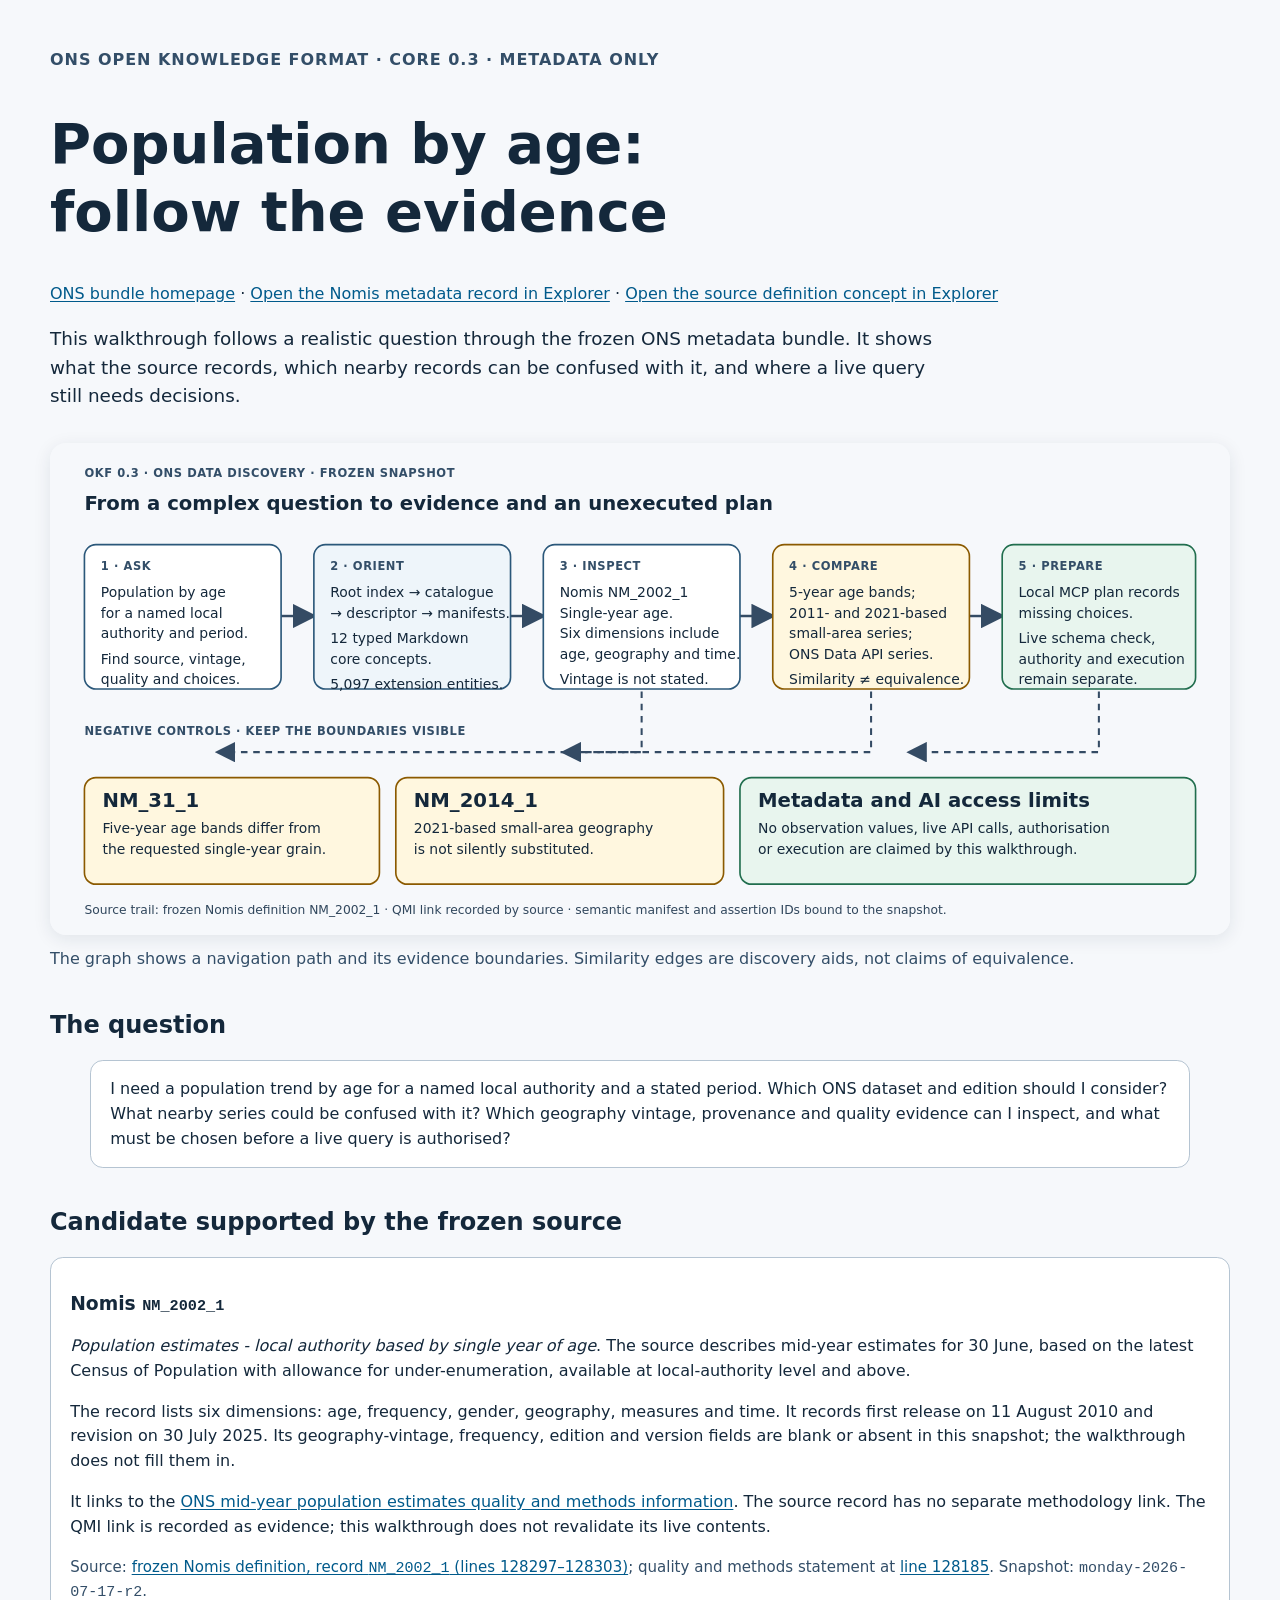
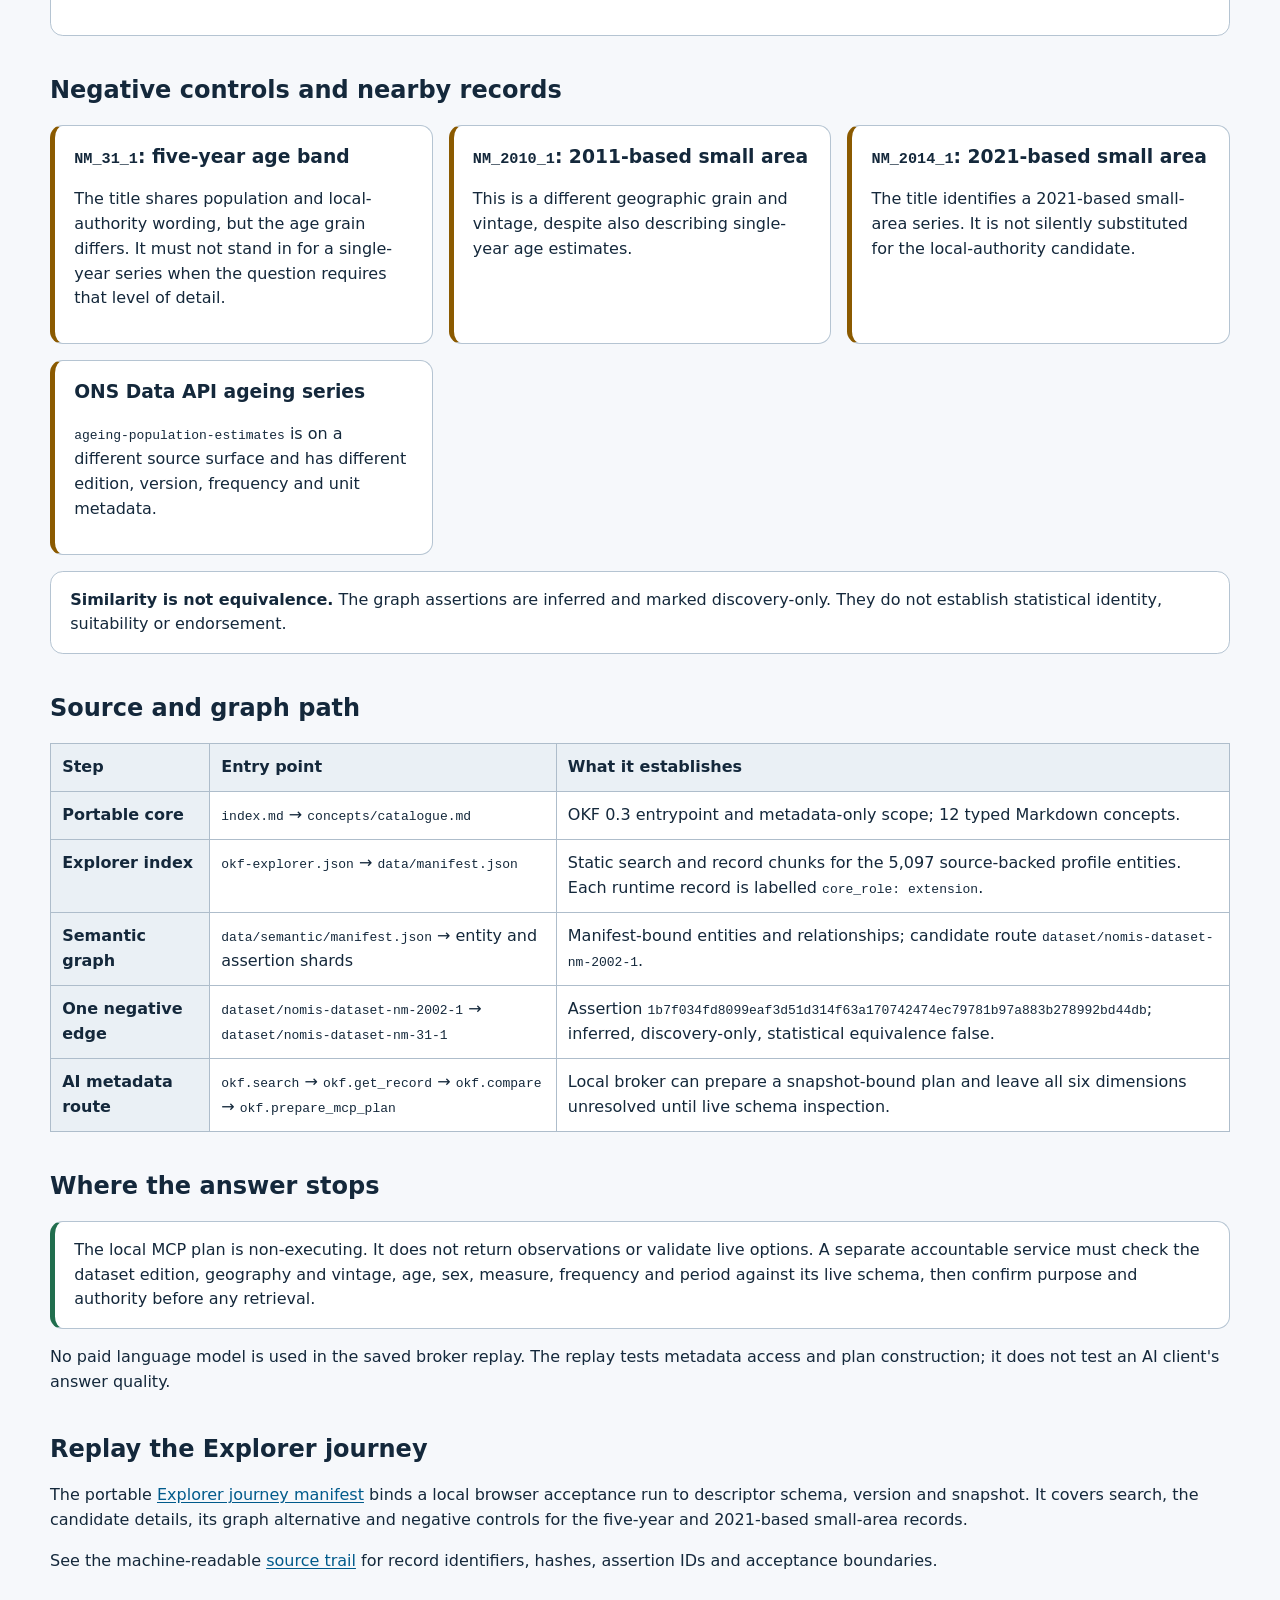
<file: docs/ons-population-by-age-walkthrough.html>
<!doctype html>
<html lang="en-GB">
<head>
  <link rel="icon" href="data:,">
  <meta charset="utf-8">
  <meta name="viewport" content="width=device-width, initial-scale=1">
  <meta name="description" content="A source-linked, metadata-only walkthrough of a complex population-by-age discovery question through the ONS OKF 0.3 bundle.">
  <title>Population by age: OKF 0.3 walkthrough</title>
  <style>
    :root { color-scheme: light; font-family: system-ui, sans-serif; color: #14283b; background: #f6f8fb; }
    body { margin: 0; line-height: 1.55; }
    main { max-width: 1180px; margin: 0 auto; padding: 2rem clamp(1rem, 4vw, 3rem) 4rem; }
    h1, h2, h3 { line-height: 1.2; }
    h1 { max-width: 18ch; font-size: clamp(2rem, 5vw, 3.5rem); }
    h2 { margin-top: 2.5rem; }
    a { color: #005a8b; text-underline-offset: .15em; }
    a:focus-visible { outline: 3px solid #ffbf47; outline-offset: 3px; }
    .eyebrow { color: #334e68; font-weight: 700; letter-spacing: .06em; text-transform: uppercase; }
    .lede { max-width: 76ch; font-size: 1.15rem; }
    figure { margin: 2rem 0; }
    figure img { display: block; width: 100%; height: auto; border-radius: 1rem; box-shadow: 0 4px 18px #14283b18; }
    figcaption { margin-top: .75rem; color: #334e68; }
    .grid { display: grid; grid-template-columns: repeat(auto-fit, minmax(min(100%, 320px), 1fr)); gap: 1rem; }
    article, .note { background: #fff; border: 1px solid #b5c4d2; border-radius: .8rem; padding: 1rem 1.2rem; }
    article h3 { margin-top: .25rem; }
    .boundary { border-left: .35rem solid #8b5a00; }
    .safe { border-left: .35rem solid #216e4e; }
    code { overflow-wrap: anywhere; }
    table { width: 100%; border-collapse: collapse; background: #fff; }
    th, td { text-align: left; vertical-align: top; padding: .7rem; border: 1px solid #aebdcb; }
    th { background: #eaf0f5; }
    .small { color: #334e68; font-size: .94rem; }
    @media (max-width: 620px) { main { padding-top: 1rem; } th, td { padding: .45rem; } }
  </style>
</head>
<body>
<main>
  <p class="eyebrow">ONS Open Knowledge Format · core 0.3 · metadata only</p>
  <h1>Population by age: follow the evidence</h1>
  <p><a href="index.html">ONS bundle homepage</a> · <a href="https://chris-page-gov.github.io/okf-explorer/explore/?bundle=https%3A%2F%2Fchris-page-gov.github.io%2Fokf-ons%2Fokf-explorer.json&amp;q=NM_2002_1#dataset/nomis-dataset-nm-2002-1">Open the Nomis metadata record in Explorer</a> · <a href="https://chris-page-gov.github.io/okf-explorer/explore/?bundle=https%3A%2F%2Fchris-page-gov.github.io%2Fokf-ons%2Fokf-core-explorer.json#concepts/sources/nomis-dataset-definitions.md">Open the source definition concept in Explorer</a></p>
  <p class="lede">This walkthrough follows a realistic question through the frozen ONS metadata bundle. It shows what the source records, which nearby records can be confused with it, and where a live query still needs decisions.</p>

  <figure>
    <img src="ons-population-by-age-walkthrough.svg" alt="Five-step path from question, through OKF core and metadata graph, to candidate comparison and a non-executing plan; below it, negative controls separate five-year age bands, small-area geography, and metadata from live execution." width="1440" height="600">
    <figcaption>The graph shows a navigation path and its evidence boundaries. Similarity edges are discovery aids, not claims of equivalence.</figcaption>
  </figure>

  <section aria-labelledby="question">
    <h2 id="question">The question</h2>
    <blockquote class="note">I need a population trend by age for a named local authority and a stated period. Which ONS dataset and edition should I consider? What nearby series could be confused with it? Which geography vintage, provenance and quality evidence can I inspect, and what must be chosen before a live query is authorised?</blockquote>
  </section>

  <section aria-labelledby="candidate">
    <h2 id="candidate">Candidate supported by the frozen source</h2>
    <div class="note">
      <h3>Nomis <code>NM_2002_1</code></h3>
      <p><em>Population estimates - local authority based by single year of age</em>. The source describes mid-year estimates for 30 June, based on the latest Census of Population with allowance for under-enumeration, available at local-authority level and above.</p>
      <p>The record lists six dimensions: age, frequency, gender, geography, measures and time. It records first release on 11 August 2010 and revision on 30 July 2025. Its geography-vintage, frequency, edition and version fields are blank or absent in this snapshot; the walkthrough does not fill them in.</p>
      <p>It links to the <a href="https://www.ons.gov.uk/peoplepopulationandcommunity/populationandmigration/populationestimates/methodologies/midyearpopulationestimatesqmi">ONS mid-year population estimates quality and methods information</a>. The source record has no separate methodology link. The QMI link is recorded as evidence; this walkthrough does not revalidate its live contents.</p>
      <p class="small">Source: <a href="https://github.com/chris-page-gov/okf-ons/blob/16a70b6e2dd62a10e7dc891385a7a8235c72fdb1/source/demo-snapshot/nomis-dataset-definitions.json#L128297">frozen Nomis definition, record <code>NM_2002_1</code> (lines 128297–128303)</a>; quality and methods statement at <a href="https://github.com/chris-page-gov/okf-ons/blob/16a70b6e2dd62a10e7dc891385a7a8235c72fdb1/source/demo-snapshot/nomis-dataset-definitions.json#L128185">line 128185</a>. Snapshot: <code>monday-2026-07-17-r2</code>.</p>
    </div>
  </section>

  <section aria-labelledby="controls">
    <h2 id="controls">Negative controls and nearby records</h2>
    <div class="grid">
      <article class="boundary">
        <h3><code>NM_31_1</code>: five-year age band</h3>
        <p>The title shares population and local-authority wording, but the age grain differs. It must not stand in for a single-year series when the question requires that level of detail.</p>
      </article>
      <article class="boundary">
        <h3><code>NM_2010_1</code>: 2011-based small area</h3>
        <p>This is a different geographic grain and vintage, despite also describing single-year age estimates.</p>
      </article>
      <article class="boundary">
        <h3><code>NM_2014_1</code>: 2021-based small area</h3>
        <p>The title identifies a 2021-based small-area series. It is not silently substituted for the local-authority candidate.</p>
      </article>
      <article class="boundary">
        <h3>ONS Data API ageing series</h3>
        <p><code>ageing-population-estimates</code> is on a different source surface and has different edition, version, frequency and unit metadata.</p>
      </article>
    </div>
    <p class="note"><strong>Similarity is not equivalence.</strong> The graph assertions are inferred and marked discovery-only. They do not establish statistical identity, suitability or endorsement.</p>
  </section>

  <section aria-labelledby="path">
    <h2 id="path">Source and graph path</h2>
    <table>
      <thead><tr><th scope="col">Step</th><th scope="col">Entry point</th><th scope="col">What it establishes</th></tr></thead>
      <tbody>
        <tr><th scope="row">Portable core</th><td><code>index.md</code> → <code>concepts/catalogue.md</code></td><td>OKF 0.3 entrypoint and metadata-only scope; 12 typed Markdown concepts.</td></tr>
        <tr><th scope="row">Explorer index</th><td><code>okf-explorer.json</code> → <code>data/manifest.json</code></td><td>Static search and record chunks for the 5,097 source-backed profile entities. Each runtime record is labelled <code>core_role: extension</code>.</td></tr>
        <tr><th scope="row">Semantic graph</th><td><code>data/semantic/manifest.json</code> → entity and assertion shards</td><td>Manifest-bound entities and relationships; candidate route <code>dataset/nomis-dataset-nm-2002-1</code>.</td></tr>
        <tr><th scope="row">One negative edge</th><td><code>dataset/nomis-dataset-nm-2002-1</code> → <code>dataset/nomis-dataset-nm-31-1</code></td><td>Assertion <code>1b7f034fd8099eaf3d51d314f63a170742474ec79781b97a883b278992bd44db</code>; inferred, discovery-only, statistical equivalence false.</td></tr>
        <tr><th scope="row">AI metadata route</th><td><code>okf.search</code> → <code>okf.get_record</code> → <code>okf.compare</code> → <code>okf.prepare_mcp_plan</code></td><td>Local broker can prepare a snapshot-bound plan and leave all six dimensions unresolved until live schema inspection.</td></tr>
      </tbody>
    </table>
  </section>

  <section aria-labelledby="plan">
    <h2 id="plan">Where the answer stops</h2>
    <p class="note safe">The local MCP plan is non-executing. It does not return observations or validate live options. A separate accountable service must check the dataset edition, geography and vintage, age, sex, measure, frequency and period against its live schema, then confirm purpose and authority before any retrieval.</p>
    <p>No paid language model is used in the saved broker replay. The replay tests metadata access and plan construction; it does not test an AI client's answer quality.</p>
  </section>

  <section aria-labelledby="replay">
    <h2 id="replay">Replay the Explorer journey</h2>
    <p>The portable <a href="ons-population-by-age-explorer-journeys.json">Explorer journey manifest</a> binds a local browser acceptance run to descriptor schema, version and snapshot. It covers search, the candidate details, its graph alternative and negative controls for the five-year and 2021-based small-area records.</p>
    <p>See the machine-readable <a href="ons-population-by-age-source-trail.json">source trail</a> for record identifiers, hashes, assertion IDs and acceptance boundaries.</p>
  </section>
</main>
</body>
</html>
</file>
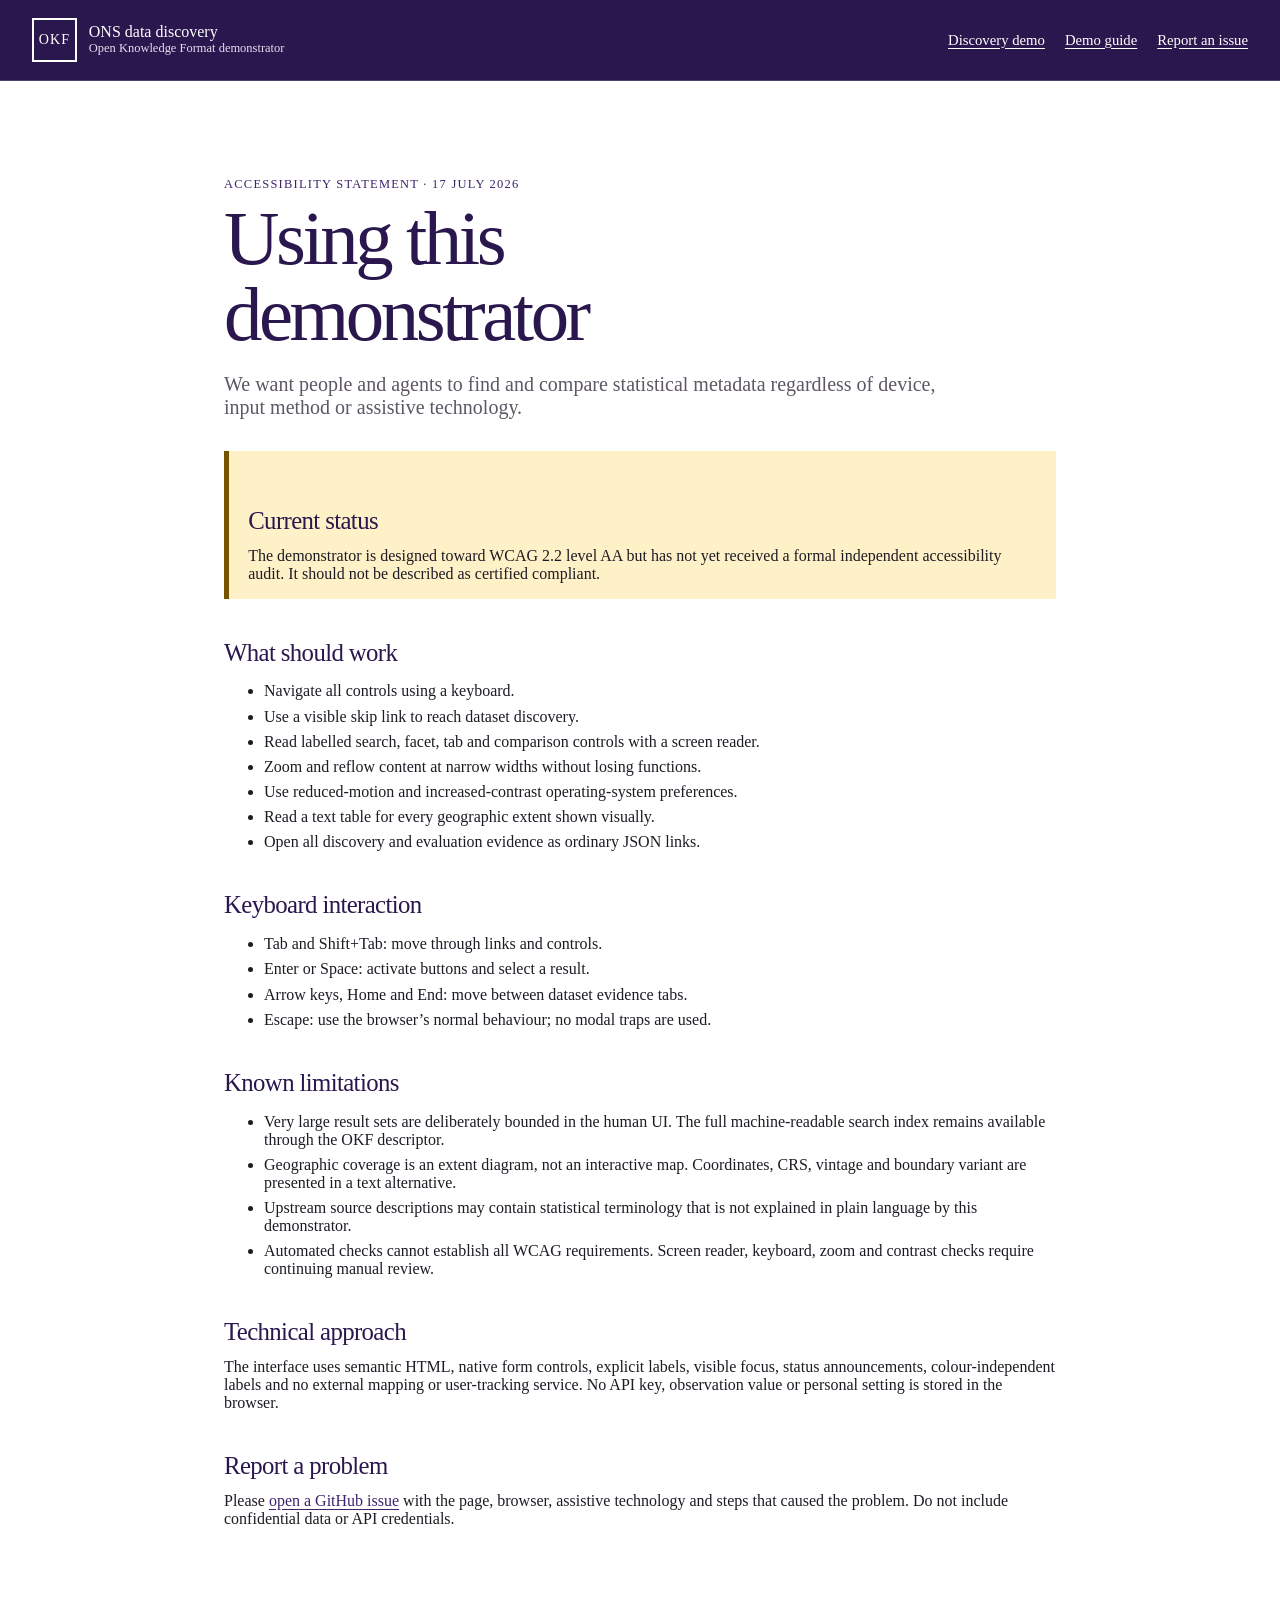
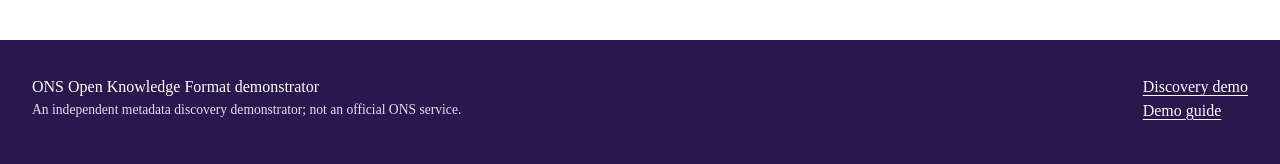
<file: pages/accessibility.html>
<!doctype html>
<html lang="en-GB">
<head>
  <meta charset="utf-8">
  <meta name="viewport" content="width=device-width, initial-scale=1">
  <meta name="description" content="Accessibility statement for the ONS Open Knowledge Format demonstrator.">
  <meta name="referrer" content="no-referrer">
  <meta http-equiv="Content-Security-Policy" content="default-src 'self'; style-src 'self'; img-src 'self' data:; object-src 'none'; base-uri 'self'">
  <title>Accessibility · ONS Open Knowledge Format</title>
  <link rel="stylesheet" href="styles.css">
</head>
<body>
  <a class="skip-link" href="#main-content">Skip to the accessibility statement</a>
  <header class="site-header">
    <div class="shell header-inner">
      <a class="brand" href="./" aria-label="ONS Open Knowledge Format home">
        <span class="brand-mark" aria-hidden="true">OKF</span>
        <span>
          <strong>ONS data discovery</strong>
          <small>Open Knowledge Format demonstrator</small>
        </span>
      </a>
      <nav aria-label="Primary navigation">
        <a href="./">Discovery demo</a>
        <a href="demo-guide.html">Demo guide</a>
        <a href="https://github.com/chris-page-gov/okf-ons/issues" rel="noreferrer">Report an issue</a>
      </nav>
    </div>
  </header>

  <main id="main-content" class="secondary-page">
    <article class="shell prose">
      <p class="eyebrow">Accessibility statement · 17 July 2026</p>
      <h1>Using this demonstrator</h1>
      <p class="hero-copy">
        We want people and agents to find and compare statistical metadata
        regardless of device, input method or assistive technology.
      </p>

      <div class="notice notice-warning">
        <h2>Current status</h2>
        <p>
          The demonstrator is designed toward WCAG 2.2 level AA but has not yet
          received a formal independent accessibility audit. It should not be
          described as certified compliant.
        </p>
      </div>

      <h2>What should work</h2>
      <ul>
        <li>Navigate all controls using a keyboard.</li>
        <li>Use a visible skip link to reach dataset discovery.</li>
        <li>Read labelled search, facet, tab and comparison controls with a screen reader.</li>
        <li>Zoom and reflow content at narrow widths without losing functions.</li>
        <li>Use reduced-motion and increased-contrast operating-system preferences.</li>
        <li>Read a text table for every geographic extent shown visually.</li>
        <li>Open all discovery and evaluation evidence as ordinary JSON links.</li>
      </ul>

      <h2>Keyboard interaction</h2>
      <ul>
        <li><strong>Tab and Shift+Tab:</strong> move through links and controls.</li>
        <li><strong>Enter or Space:</strong> activate buttons and select a result.</li>
        <li><strong>Arrow keys, Home and End:</strong> move between dataset evidence tabs.</li>
        <li><strong>Escape:</strong> use the browser’s normal behaviour; no modal traps are used.</li>
      </ul>

      <h2>Known limitations</h2>
      <ul>
        <li>
          Very large result sets are deliberately bounded in the human UI. The
          full machine-readable search index remains available through the OKF
          descriptor.
        </li>
        <li>
          Geographic coverage is an extent diagram, not an interactive map.
          Coordinates, CRS, vintage and boundary variant are presented in a
          text alternative.
        </li>
        <li>
          Upstream source descriptions may contain statistical terminology that
          is not explained in plain language by this demonstrator.
        </li>
        <li>
          Automated checks cannot establish all WCAG requirements. Screen
          reader, keyboard, zoom and contrast checks require continuing manual
          review.
        </li>
      </ul>

      <h2>Technical approach</h2>
      <p>
        The interface uses semantic HTML, native form controls, explicit labels,
        visible focus, status announcements, colour-independent labels and no
        external mapping or user-tracking service. No API key, observation value
        or personal setting is stored in the browser.
      </p>

      <h2>Report a problem</h2>
      <p>
        Please <a href="https://github.com/chris-page-gov/okf-ons/issues" rel="noreferrer">open a GitHub issue</a>
        with the page, browser, assistive technology and steps that caused the
        problem. Do not include confidential data or API credentials.
      </p>
    </article>
  </main>

  <footer>
    <div class="shell footer-grid">
      <div>
        <strong>ONS Open Knowledge Format demonstrator</strong>
        <p>An independent metadata discovery demonstrator; not an official ONS service.</p>
      </div>
      <div>
        <a href="./">Discovery demo</a>
        <a href="demo-guide.html">Demo guide</a>
      </div>
    </div>
  </footer>
</body>
</html>
</file>
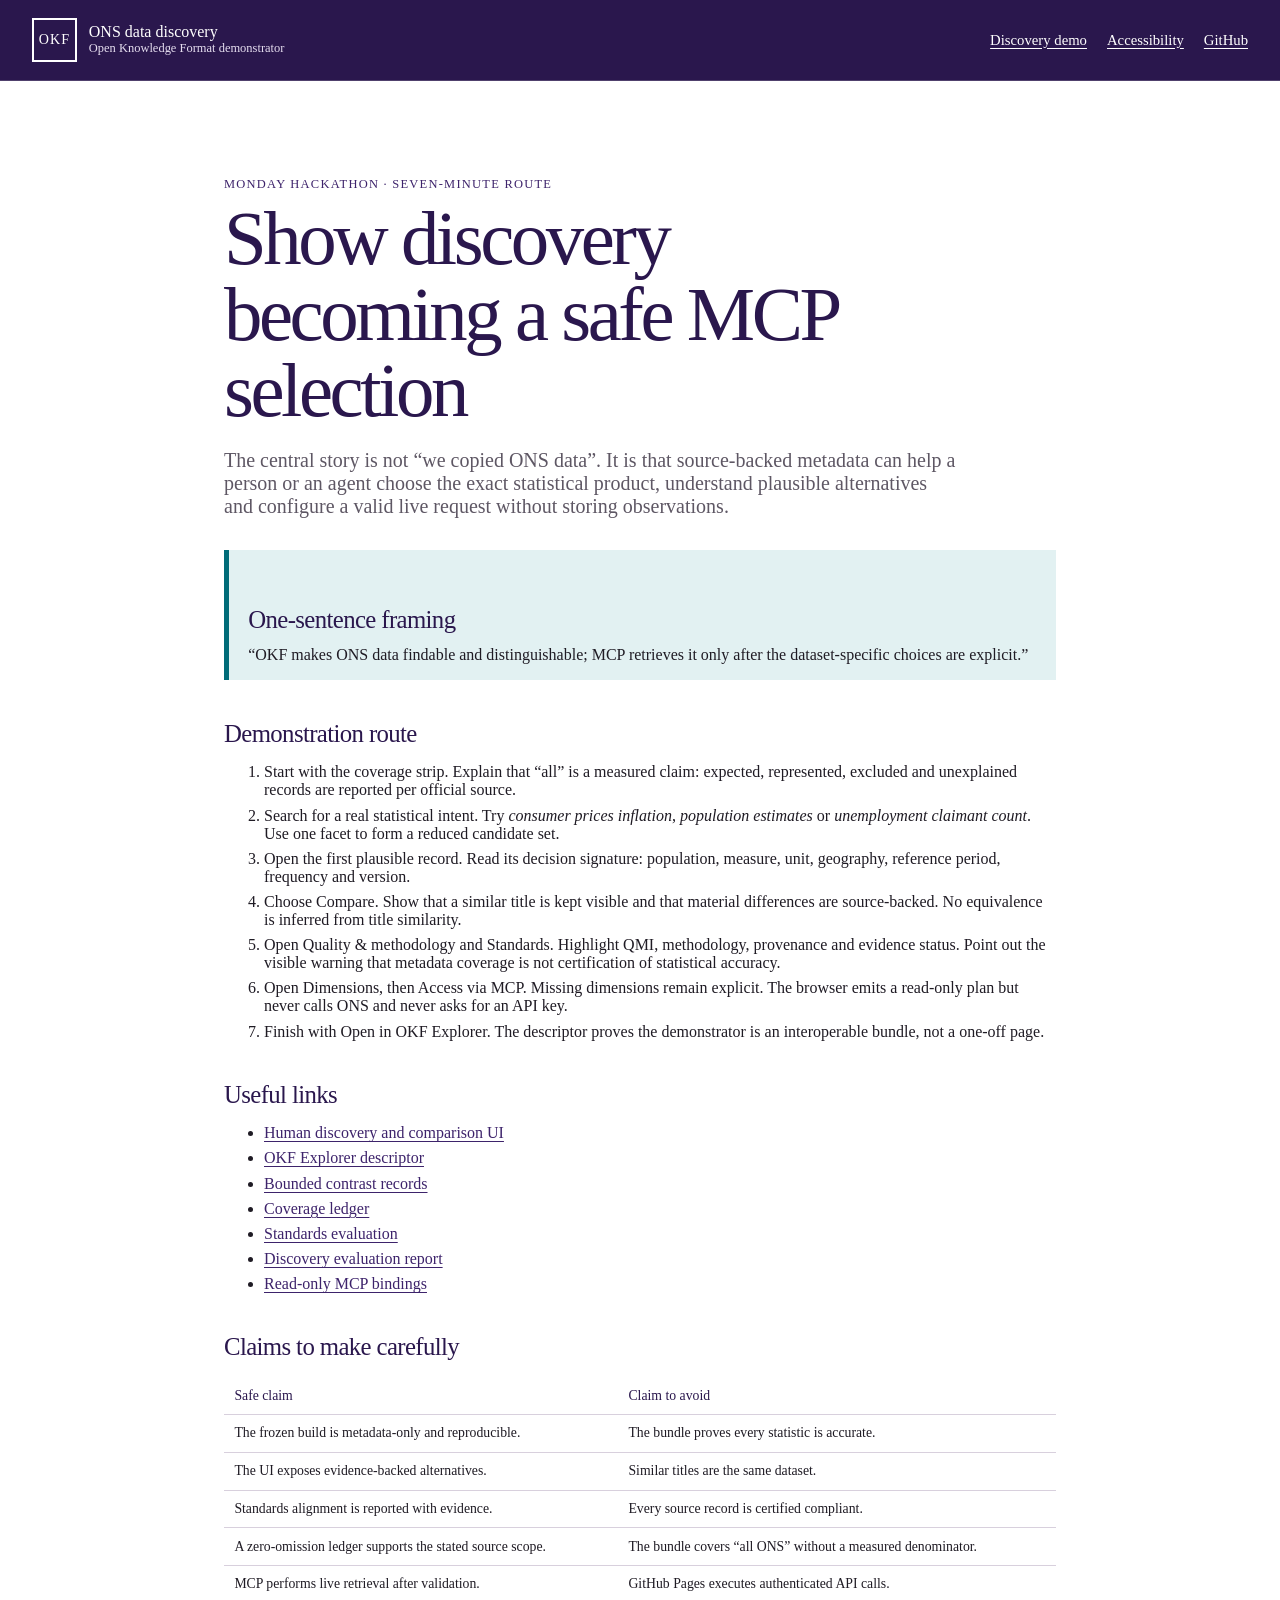
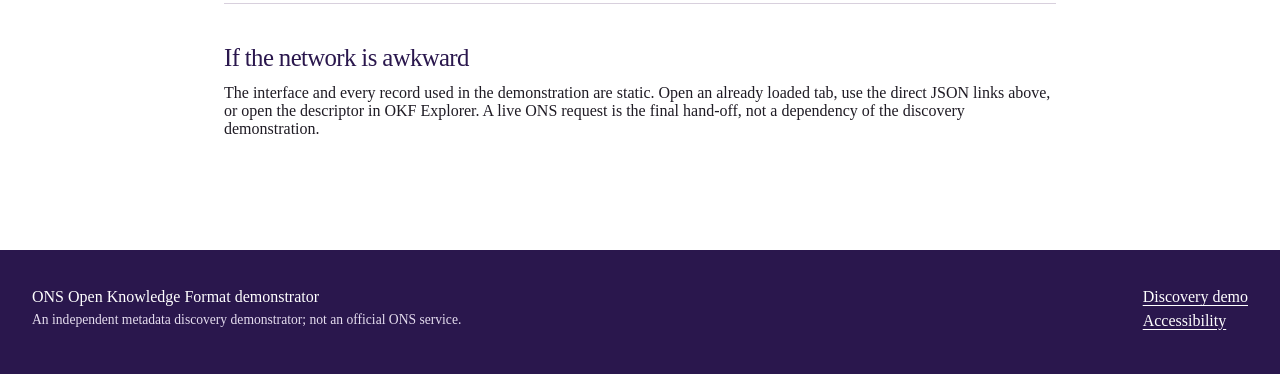
<file: pages/demo-guide.html>
<!doctype html>
<html lang="en-GB">
<head>
  <meta charset="utf-8">
  <meta name="viewport" content="width=device-width, initial-scale=1">
  <meta name="description" content="A short demonstration route for the ONS Open Knowledge Format data-discovery prototype.">
  <meta name="referrer" content="no-referrer">
  <meta http-equiv="Content-Security-Policy" content="default-src 'self'; style-src 'self'; img-src 'self' data:; object-src 'none'; base-uri 'self'">
  <title>Demo guide · ONS Open Knowledge Format</title>
  <link rel="stylesheet" href="styles.css">
</head>
<body>
  <a class="skip-link" href="#main-content">Skip to the demo guide</a>
  <header class="site-header">
    <div class="shell header-inner">
      <a class="brand" href="./" aria-label="ONS Open Knowledge Format home">
        <span class="brand-mark" aria-hidden="true">OKF</span>
        <span>
          <strong>ONS data discovery</strong>
          <small>Open Knowledge Format demonstrator</small>
        </span>
      </a>
      <nav aria-label="Primary navigation">
        <a href="./">Discovery demo</a>
        <a href="accessibility.html">Accessibility</a>
        <a href="https://github.com/chris-page-gov/okf-ons" rel="noreferrer">GitHub</a>
      </nav>
    </div>
  </header>

  <main id="main-content" class="secondary-page">
    <article class="shell prose">
      <p class="eyebrow">Monday hackathon · seven-minute route</p>
      <h1>Show discovery becoming a safe MCP selection</h1>
      <p class="hero-copy">
        The central story is not “we copied ONS data”. It is that source-backed
        metadata can help a person or an agent choose the exact statistical
        product, understand plausible alternatives and configure a valid live
        request without storing observations.
      </p>

      <div class="notice">
        <h2>One-sentence framing</h2>
        <p>
          “OKF makes ONS data findable and distinguishable; MCP retrieves it
          only after the dataset-specific choices are explicit.”
        </p>
      </div>

      <h2>Demonstration route</h2>
      <ol>
        <li>
          <strong>Start with the coverage strip.</strong>
          Explain that “all” is a measured claim: expected, represented,
          excluded and unexplained records are reported per official source.
        </li>
        <li>
          <strong>Search for a real statistical intent.</strong>
          Try <em>consumer prices inflation</em>, <em>population estimates</em>
          or <em>unemployment claimant count</em>. Use one facet to form a
          reduced candidate set.
        </li>
        <li>
          <strong>Open the first plausible record.</strong>
          Read its decision signature: population, measure, unit, geography,
          reference period, frequency and version.
        </li>
        <li>
          <strong>Choose Compare.</strong>
          Show that a similar title is kept visible and that material
          differences are source-backed. No equivalence is inferred from title
          similarity.
        </li>
        <li>
          <strong>Open Quality &amp; methodology and Standards.</strong>
          Highlight QMI, methodology, provenance and evidence status. Point out
          the visible warning that metadata coverage is not certification of
          statistical accuracy.
        </li>
        <li>
          <strong>Open Dimensions, then Access via MCP.</strong>
          Missing dimensions remain explicit. The browser emits a read-only
          plan but never calls ONS and never asks for an API key.
        </li>
        <li>
          <strong>Finish with Open in OKF Explorer.</strong>
          The descriptor proves the demonstrator is an interoperable bundle,
          not a one-off page.
        </li>
      </ol>

      <h2>Useful links</h2>
      <ul>
        <li><a href="./">Human discovery and comparison UI</a></li>
        <li><a href="okf-explorer.json">OKF Explorer descriptor</a></li>
        <li><a href="data/demo/contrast-records.json">Bounded contrast records</a></li>
        <li><a href="data/coverage/ledger.json">Coverage ledger</a></li>
        <li><a href="data/standards/evaluation.json">Standards evaluation</a></li>
        <li><a href="data/evaluation/report.json">Discovery evaluation report</a></li>
        <li><a href="data/ons/mcp-bindings.json">Read-only MCP bindings</a></li>
      </ul>

      <h2>Claims to make carefully</h2>
      <table>
        <thead>
          <tr>
            <th>Safe claim</th>
            <th>Claim to avoid</th>
          </tr>
        </thead>
        <tbody>
          <tr>
            <td>The frozen build is metadata-only and reproducible.</td>
            <td>The bundle proves every statistic is accurate.</td>
          </tr>
          <tr>
            <td>The UI exposes evidence-backed alternatives.</td>
            <td>Similar titles are the same dataset.</td>
          </tr>
          <tr>
            <td>Standards alignment is reported with evidence.</td>
            <td>Every source record is certified compliant.</td>
          </tr>
          <tr>
            <td>A zero-omission ledger supports the stated source scope.</td>
            <td>The bundle covers “all ONS” without a measured denominator.</td>
          </tr>
          <tr>
            <td>MCP performs live retrieval after validation.</td>
            <td>GitHub Pages executes authenticated API calls.</td>
          </tr>
        </tbody>
      </table>

      <h2>If the network is awkward</h2>
      <p>
        The interface and every record used in the demonstration are static.
        Open an already loaded tab, use the direct JSON links above, or open the
        descriptor in OKF Explorer. A live ONS request is the final hand-off,
        not a dependency of the discovery demonstration.
      </p>
    </article>
  </main>

  <footer>
    <div class="shell footer-grid">
      <div>
        <strong>ONS Open Knowledge Format demonstrator</strong>
        <p>An independent metadata discovery demonstrator; not an official ONS service.</p>
      </div>
      <div>
        <a href="./">Discovery demo</a>
        <a href="accessibility.html">Accessibility</a>
      </div>
    </div>
  </footer>
</body>
</html>
</file>
<file: pages/styles.css>
:root {
  color-scheme: light;
  --ink: #1f1b24;
  --muted-ink: #5e5764;
  --surface: #ffffff;
  --surface-soft: #f7f4f8;
  --surface-purple: #f0eaf5;
  --purple: #3d236b;
  --purple-dark: #2a174d;
  --purple-light: #735598;
  --teal: #006b78;
  --teal-soft: #e2f1f2;
  --pink: #c42b67;
  --border: #d8d0dd;
  --border-strong: #a99caf;
  --success: #176b3a;
  --success-soft: #e4f3e9;
  --warning: #765400;
  --warning-soft: #fff1c7;
  --error: #9c1c2b;
  --error-soft: #fae8eb;
  --focus: #ffbf47;
  --shadow: 0 14px 36px rgb(42 23 77 / 10%);
  --radius: 0.75rem;
  --radius-small: 0.35rem;
  --shell: 76rem;
}

* {
  box-sizing: border-box;
}

html {
  scroll-behavior: smooth;
}

body {
  margin: 0;
  background: var(--surface);
  color: var(--ink);
  font-family:
    Inter, ui-sans-serif, system-ui, -apple-system, BlinkMacSystemFont, "Segoe UI",
    sans-serif;
  font-size: 1rem;
  line-height: 1.55;
}

body,
button,
input,
select {
  font: inherit;
}

strong,
b,
h1,
h2,
h3,
h4,
h5 {
  font-weight: 500;
}

a {
  color: var(--purple);
  text-underline-offset: 0.18em;
}

a:hover {
  color: var(--purple-dark);
  text-decoration-thickness: 0.12em;
}

button,
input,
select,
a {
  border-radius: 0;
}

:focus-visible {
  outline: 3px solid var(--focus);
  outline-offset: 3px;
}

[hidden] {
  display: none !important;
}

.shell {
  width: min(calc(100% - 2rem), var(--shell));
  margin-inline: auto;
}

.skip-link {
  position: absolute;
  z-index: 100;
  top: 0.5rem;
  left: 0.5rem;
  padding: 0.7rem 1rem;
  background: var(--ink);
  color: var(--surface);
  transform: translateY(-150%);
}

.skip-link:focus {
  color: var(--surface);
  transform: translateY(0);
}

.site-header {
  border-bottom: 1px solid rgb(255 255 255 / 18%);
  background: var(--purple-dark);
  color: #ffffff;
}

.header-inner {
  display: flex;
  min-height: 5rem;
  align-items: center;
  justify-content: space-between;
  gap: 1.5rem;
}

.brand {
  display: inline-flex;
  align-items: center;
  gap: 0.75rem;
  color: #ffffff;
  text-decoration: none;
}

.brand:hover {
  color: #ffffff;
}

.brand-mark {
  display: grid;
  width: 2.8rem;
  height: 2.8rem;
  place-items: center;
  border: 2px solid #ffffff;
  font-size: 0.88rem;
  letter-spacing: 0.08em;
}

.brand strong,
.brand small {
  display: block;
}

.brand small {
  color: #e5ddef;
  font-size: 0.78rem;
}

nav {
  display: flex;
  flex-wrap: wrap;
  justify-content: flex-end;
  gap: 0.35rem 1.25rem;
}

nav a {
  color: #ffffff;
  font-size: 0.92rem;
}

nav a:hover {
  color: #ffffff;
}

.hero {
  overflow: hidden;
  border-bottom: 1px solid var(--border);
  background:
    radial-gradient(circle at 80% 18%, rgb(196 43 103 / 14%), transparent 21rem),
    linear-gradient(135deg, var(--surface-purple) 0%, var(--surface) 72%);
}

.hero-grid {
  display: grid;
  grid-template-columns: minmax(0, 1.55fr) minmax(18rem, 0.75fr);
  gap: clamp(2rem, 6vw, 5rem);
  align-items: center;
  padding-block: clamp(3.5rem, 8vw, 7rem);
}

.eyebrow {
  margin: 0 0 0.55rem;
  color: var(--purple);
  font-size: 0.78rem;
  font-weight: 500;
  letter-spacing: 0.1em;
  text-transform: uppercase;
}

h1,
h2,
h3,
p {
  margin-top: 0;
}

h1 {
  max-width: 16ch;
  margin-bottom: 1.25rem;
  color: var(--purple-dark);
  font-size: clamp(2.25rem, 6vw, 4.8rem);
  line-height: 0.99;
  letter-spacing: -0.045em;
}

h2 {
  margin-bottom: 0.75rem;
  color: var(--purple-dark);
  font-size: clamp(1.65rem, 3vw, 2.45rem);
  line-height: 1.12;
  letter-spacing: -0.025em;
}

h3 {
  margin-bottom: 0.5rem;
  color: var(--purple-dark);
  font-size: 1.2rem;
  line-height: 1.3;
}

h4,
h5 {
  margin-top: 0;
  color: var(--purple-dark);
  line-height: 1.35;
}

.sr-only {
  position: absolute;
  width: 1px;
  height: 1px;
  padding: 0;
  margin: -1px;
  overflow: hidden;
  clip: rect(0, 0, 0, 0);
  white-space: nowrap;
  border: 0;
}

.hero-copy {
  max-width: 46rem;
  margin-bottom: 1.7rem;
  color: var(--muted-ink);
  font-size: clamp(1.05rem, 2vw, 1.25rem);
}

.hero-actions {
  display: flex;
  flex-wrap: wrap;
  gap: 0.75rem;
}

.button {
  display: inline-flex;
  min-height: 2.8rem;
  align-items: center;
  justify-content: center;
  border: 2px solid var(--purple);
  padding: 0.62rem 1rem;
  background: transparent;
  color: var(--purple);
  cursor: pointer;
  font-weight: 500;
  text-decoration: none;
}

.button:hover {
  border-color: var(--purple-dark);
  background: var(--surface-purple);
  color: var(--purple-dark);
  text-decoration: none;
}

.button-primary {
  background: var(--purple);
  color: #ffffff;
}

.button-primary:hover {
  background: var(--purple-dark);
  color: #ffffff;
}

.button-secondary {
  background: var(--surface);
}

.button-small {
  min-height: 2.25rem;
  padding: 0.35rem 0.7rem;
  font-size: 0.88rem;
}

.assurance-card {
  border-top: 0.35rem solid var(--teal);
  padding: 1.6rem;
  background: var(--surface);
  box-shadow: var(--shadow);
}

.assurance-card h2 {
  font-size: 1.25rem;
}

.check-list {
  padding: 0;
  margin: 1.2rem 0;
  list-style: none;
}

.check-list li {
  position: relative;
  padding: 0.48rem 0 0.48rem 1.7rem;
  border-bottom: 1px solid var(--border);
}

.check-list li::before {
  position: absolute;
  left: 0;
  color: var(--success);
  content: "✓";
  font-weight: 500;
}

.assurance-note {
  margin: 0;
  color: var(--muted-ink);
  font-size: 0.9rem;
}

.evidence-strip {
  padding-block: 2.5rem;
  border-bottom: 1px solid var(--border);
  background: var(--surface-soft);
}

.section-heading {
  display: flex;
  align-items: end;
  justify-content: space-between;
  gap: 2rem;
  margin-bottom: 1.5rem;
}

.section-heading.compact {
  align-items: center;
}

.section-heading h2 {
  margin-bottom: 0;
}

.status-pill {
  max-width: 31rem;
  margin: 0;
  padding: 0.45rem 0.75rem;
  border: 1px solid var(--border-strong);
  background: var(--surface);
  color: var(--muted-ink);
  font-size: 0.86rem;
}

.status-pill.is-complete {
  border-color: var(--success);
  background: var(--success-soft);
  color: var(--success);
}

.status-pill.is-partial {
  border-color: var(--warning);
  background: var(--warning-soft);
  color: var(--warning);
}

.summary-grid {
  display: grid;
  grid-template-columns: repeat(4, minmax(0, 1fr));
  margin: 0;
  border-top: 1px solid var(--border);
  border-left: 1px solid var(--border);
}

.summary-grid > div {
  min-width: 0;
  padding: 1rem;
  border-right: 1px solid var(--border);
  border-bottom: 1px solid var(--border);
  background: var(--surface);
}

.summary-grid dt {
  color: var(--muted-ink);
  font-size: 0.82rem;
}

.summary-grid dd {
  margin: 0.22rem 0;
  color: var(--purple-dark);
  font-size: clamp(1.7rem, 4vw, 2.5rem);
  font-variant-numeric: tabular-nums;
  line-height: 1;
}

.summary-grid span {
  color: var(--muted-ink);
  font-size: 0.78rem;
}

.discovery {
  padding-block: clamp(3.5rem, 7vw, 6rem);
}

.text-link {
  font-weight: 500;
}

#search-form {
  max-width: 62rem;
}

#search-form > label {
  display: block;
  margin-bottom: 0.45rem;
  font-weight: 500;
}

.search-row {
  display: grid;
  grid-template-columns: minmax(0, 1fr) auto;
}

input,
select {
  min-height: 3rem;
  border: 2px solid var(--border-strong);
  background: var(--surface);
  color: var(--ink);
}

input {
  width: 100%;
  padding: 0.65rem 0.8rem;
  border-right: 0;
}

input:focus,
select:focus {
  border-color: var(--purple);
}

.search-row .button {
  min-width: 9rem;
}

.example-queries {
  display: flex;
  flex-wrap: wrap;
  align-items: baseline;
  gap: 0.45rem 0.8rem;
  margin-top: 0.8rem;
  color: var(--muted-ink);
  font-size: 0.88rem;
}

.example-queries button,
.text-button {
  border: 0;
  padding: 0;
  background: transparent;
  color: var(--purple);
  cursor: pointer;
  text-decoration: underline;
  text-underline-offset: 0.18em;
}

.example-queries button:hover,
.text-button:hover {
  color: var(--purple-dark);
  text-decoration-thickness: 0.12em;
}

.projection-note {
  max-width: 52rem;
  margin: 0.7rem 0 0;
  color: var(--muted-ink);
  font-size: 0.88rem;
}

.filters {
  margin-block: 1.4rem;
  border-block: 1px solid var(--border);
  padding-block: 0.85rem;
}

.filters summary {
  width: fit-content;
  color: var(--purple);
  cursor: pointer;
  font-weight: 500;
}

.filter-grid {
  display: grid;
  grid-template-columns: repeat(3, minmax(0, 1fr));
  gap: 1rem;
  margin-block: 1rem;
}

.filter-grid label {
  display: grid;
  gap: 0.3rem;
  color: var(--muted-ink);
  font-size: 0.82rem;
  font-weight: 500;
}

.filter-grid select {
  width: 100%;
  padding: 0.48rem 2.2rem 0.48rem 0.6rem;
  font-size: 0.94rem;
}

.notice {
  margin-block: 1.5rem;
  border-left: 0.35rem solid var(--teal);
  padding: 1rem 1.2rem;
  background: var(--teal-soft);
}

.notice h3,
.notice p:last-child {
  margin-bottom: 0;
}

.notice-error {
  border-left-color: var(--error);
  background: var(--error-soft);
}

.notice-warning {
  border-left-color: var(--warning);
  background: var(--warning-soft);
}

.results-status {
  margin: 1.25rem 0;
  padding: 0.65rem 0;
  border-bottom: 1px solid var(--border);
  color: var(--muted-ink);
}

.workspace {
  display: grid;
  grid-template-columns: minmax(17rem, 0.72fr) minmax(0, 1.6fr);
  gap: clamp(1.5rem, 4vw, 3rem);
  align-items: start;
}

.subheading,
.selected-header {
  display: flex;
  align-items: start;
  justify-content: space-between;
  gap: 1rem;
}

.results-list {
  display: grid;
  gap: 0;
  border-top: 1px solid var(--border);
}

.result-card {
  position: relative;
  border-bottom: 1px solid var(--border);
  padding: 1rem 0.8rem;
}

.result-card.is-selected {
  border-left: 0.3rem solid var(--purple);
  padding-left: 1rem;
  background: var(--surface-purple);
}

.result-card.is-retained {
  border-left: 0.3rem solid var(--teal);
  padding-left: 1rem;
}

.result-card button[data-select-record] {
  width: 100%;
  border: 0;
  padding: 0;
  background: transparent;
  color: inherit;
  cursor: pointer;
  text-align: left;
}

.result-card h4 {
  margin: 0.3rem 0 0.45rem;
  color: var(--purple-dark);
  font-size: 1rem;
  font-weight: 500;
  line-height: 1.35;
}

.result-card p {
  margin-bottom: 0.55rem;
  color: var(--muted-ink);
  font-size: 0.84rem;
}

.result-meta,
.badge-row {
  display: flex;
  flex-wrap: wrap;
  gap: 0.35rem 0.7rem;
  align-items: center;
  color: var(--muted-ink);
  font-size: 0.76rem;
}

.badge {
  display: inline-flex;
  align-items: center;
  border: 1px solid var(--border-strong);
  padding: 0.1rem 0.38rem;
  background: var(--surface);
  color: var(--ink);
  font-size: 0.72rem;
}

.badge-alt {
  border-color: var(--teal);
  background: var(--teal-soft);
  color: #004a53;
}

.badge-warning {
  border-color: var(--warning);
  background: var(--warning-soft);
  color: var(--warning);
}

.match-reason {
  margin-top: 0.55rem;
  color: var(--teal);
  font-size: 0.76rem;
}

.detail-shell {
  min-width: 0;
  border-top: 0.35rem solid var(--purple);
  padding: 1.4rem;
  background: var(--surface);
  box-shadow: var(--shadow);
}

.selected-header h3 {
  margin-bottom: 0;
  font-size: clamp(1.3rem, 2.5vw, 1.8rem);
}

.selected-context {
  margin: 1rem 0;
  color: var(--muted-ink);
}

.tabs {
  display: flex;
  flex-wrap: wrap;
  gap: 0.2rem;
  border-bottom: 2px solid var(--border);
}

.tabs button {
  border: 0;
  border-bottom: 0.25rem solid transparent;
  padding: 0.62rem 0.68rem 0.48rem;
  background: transparent;
  color: var(--muted-ink);
  cursor: pointer;
  font-size: 0.8rem;
}

.tabs button:hover {
  background: var(--surface-soft);
  color: var(--purple);
}

.tabs button[aria-selected="true"] {
  border-bottom-color: var(--pink);
  color: var(--purple-dark);
  font-weight: 500;
}

.detail-panel {
  min-height: 15rem;
  padding-top: 1.3rem;
}

.detail-panel > :last-child {
  margin-bottom: 0;
}

.lead {
  color: var(--ink);
  font-size: 1.04rem;
}

.decision-grid {
  display: grid;
  grid-template-columns: repeat(3, minmax(0, 1fr));
  margin-block: 1.25rem;
  border-top: 1px solid var(--border);
  border-left: 1px solid var(--border);
}

.decision-grid > div {
  padding: 0.75rem;
  border-right: 1px solid var(--border);
  border-bottom: 1px solid var(--border);
}

.decision-grid dt {
  color: var(--muted-ink);
  font-size: 0.72rem;
  text-transform: uppercase;
}

.decision-grid dd {
  margin: 0.2rem 0 0;
  overflow-wrap: anywhere;
}

.evidence-grid {
  display: grid;
  grid-template-columns: repeat(2, minmax(0, 1fr));
  gap: 0.55rem 1.2rem;
  margin-block: 1rem;
}

.evidence-item {
  display: flex;
  align-items: start;
  justify-content: space-between;
  gap: 0.8rem;
  border-bottom: 1px solid var(--border);
  padding: 0.55rem 0;
}

.evidence-state {
  flex: 0 0 auto;
  font-size: 0.77rem;
  font-weight: 500;
}

.evidence-state.is-present {
  color: var(--success);
}

.evidence-state.is-missing {
  color: var(--muted-ink);
}

.alternative-list {
  display: grid;
  gap: 0.7rem;
}

.alternative {
  display: grid;
  grid-template-columns: minmax(0, 1fr) auto;
  gap: 1rem;
  align-items: start;
  border-bottom: 1px solid var(--border);
  padding: 0.8rem 0;
}

.alternative p {
  margin: 0.3rem 0;
  color: var(--muted-ink);
  font-size: 0.84rem;
}

.table-wrap {
  max-width: 100%;
  overflow-x: auto;
}

table {
  width: 100%;
  border-collapse: collapse;
  margin-block: 1rem;
  font-size: 0.86rem;
}

th,
td {
  padding: 0.65rem;
  border-bottom: 1px solid var(--border);
  text-align: left;
  vertical-align: top;
}

th {
  color: var(--purple-dark);
  font-weight: 500;
}

tbody th {
  min-width: 9rem;
}

td {
  overflow-wrap: anywhere;
}

.link-list {
  padding-left: 1.2rem;
}

.link-list li {
  margin-block: 0.45rem;
}

.timeline {
  padding: 0;
  margin: 1rem 0;
  list-style: none;
}

.timeline li {
  position: relative;
  margin-left: 0.42rem;
  border-left: 2px solid var(--border);
  padding: 0 0 1.1rem 1.2rem;
}

.timeline li::before {
  position: absolute;
  top: 0.25rem;
  left: -0.42rem;
  width: 0.7rem;
  height: 0.7rem;
  border: 2px solid var(--purple);
  background: var(--surface);
  content: "";
}

.code-block {
  position: relative;
  margin-block: 1rem;
}

pre {
  max-width: 100%;
  overflow-x: auto;
  padding: 1rem;
  background: #241b2d;
  color: #f8f5fa;
  font-size: 0.8rem;
  line-height: 1.5;
}

code {
  overflow-wrap: anywhere;
  font-family: ui-monospace, SFMono-Regular, Menlo, Consolas, monospace;
}

.copy-row {
  display: flex;
  flex-wrap: wrap;
  align-items: center;
  justify-content: space-between;
  gap: 0.7rem;
}

.geography-layout {
  display: grid;
  grid-template-columns: minmax(12rem, 0.8fr) minmax(0, 1.2fr);
  gap: 1.2rem;
  align-items: start;
}

.extent-diagram {
  position: relative;
  aspect-ratio: 4 / 3;
  border: 1px solid var(--border-strong);
  background:
    linear-gradient(90deg, transparent 49.5%, var(--border) 50%, transparent 50.5%),
    linear-gradient(transparent 49.5%, var(--border) 50%, transparent 50.5%),
    var(--surface-soft);
}

.extent-diagram::after {
  position: absolute;
  inset: 18%;
  border: 3px solid var(--teal);
  background: rgb(0 107 120 / 10%);
  content: "";
}

.extent-diagram span {
  position: absolute;
  z-index: 1;
  padding: 0.12rem 0.28rem;
  background: var(--surface);
  color: var(--muted-ink);
  font-size: 0.68rem;
}

.extent-diagram .north {
  top: 0.25rem;
  left: 50%;
  transform: translateX(-50%);
}

.extent-diagram .south {
  bottom: 0.25rem;
  left: 50%;
  transform: translateX(-50%);
}

.extent-diagram .west {
  top: 50%;
  left: 0.25rem;
  transform: translateY(-50%);
}

.extent-diagram .east {
  top: 50%;
  right: 0.25rem;
  transform: translateY(-50%);
}

.extent-caption {
  margin-top: 0.45rem;
  color: var(--muted-ink);
  font-size: 0.76rem;
}

.standards-list {
  display: grid;
  gap: 0.65rem;
}

.standard-row {
  display: grid;
  grid-template-columns: minmax(9rem, 0.7fr) minmax(0, 1.3fr);
  gap: 1rem;
  border-bottom: 1px solid var(--border);
  padding-bottom: 0.65rem;
}

.standard-status {
  display: inline-block;
  margin-left: 0.35rem;
  padding: 0.08rem 0.32rem;
  border: 1px solid var(--border-strong);
  color: var(--muted-ink);
  font-size: 0.7rem;
  text-transform: uppercase;
}

.standard-status.aligned {
  border-color: var(--success);
  color: var(--success);
}

.standard-status.partial {
  border-color: var(--warning);
  color: var(--warning);
}

.method {
  border-block: 1px solid var(--border);
  padding-block: clamp(3rem, 6vw, 5rem);
  background: var(--surface-purple);
}

.method-grid {
  display: grid;
  grid-template-columns: minmax(0, 0.72fr) minmax(0, 1.28fr);
  gap: clamp(2rem, 6vw, 5rem);
}

.method ol {
  display: grid;
  grid-template-columns: repeat(2, minmax(0, 1fr));
  gap: 0;
  padding: 0;
  margin: 0;
  border-top: 1px solid var(--border-strong);
  border-left: 1px solid var(--border-strong);
  counter-reset: method;
  list-style: none;
}

.method li {
  min-width: 0;
  padding: 1rem;
  border-right: 1px solid var(--border-strong);
  border-bottom: 1px solid var(--border-strong);
  counter-increment: method;
}

.method li::before {
  display: block;
  margin-bottom: 0.4rem;
  color: var(--pink);
  content: "0" counter(method);
  font-weight: 500;
}

.agent-section {
  padding-block: clamp(3rem, 6vw, 5rem);
}

.agent-grid {
  display: grid;
  grid-template-columns: repeat(3, minmax(0, 1fr));
  border-top: 1px solid var(--border);
  border-left: 1px solid var(--border);
}

.agent-grid a {
  min-width: 0;
  padding: 1rem;
  border-right: 1px solid var(--border);
  border-bottom: 1px solid var(--border);
  text-decoration: none;
}

.agent-grid a:hover {
  background: var(--surface-purple);
}

.agent-grid strong,
.agent-grid code {
  display: block;
}

.agent-grid code {
  margin-top: 0.45rem;
  color: var(--muted-ink);
  font-size: 0.74rem;
}

footer {
  padding-block: 2.4rem;
  background: var(--purple-dark);
  color: #ffffff;
}

.footer-grid {
  display: flex;
  justify-content: space-between;
  gap: 2rem;
}

footer p {
  margin: 0.4rem 0 0;
  color: #e5ddef;
  font-size: 0.85rem;
}

footer a {
  display: block;
  margin-bottom: 0.35rem;
  color: #ffffff;
}

footer a:hover {
  color: #ffffff;
}

.secondary-page {
  min-height: 30rem;
  padding-block: clamp(3rem, 8vw, 6rem);
}

.prose {
  max-width: 52rem;
}

.prose h2 {
  margin-top: 2.5rem;
  font-size: 1.55rem;
}

.prose h3 {
  margin-top: 1.8rem;
}

.prose li {
  margin-block: 0.45rem;
}

.prose .notice {
  margin-block: 2rem;
}

@media (max-width: 58rem) {
  .hero-grid,
  .workspace,
  .method-grid {
    grid-template-columns: 1fr;
  }

  .summary-grid,
  .agent-grid {
    grid-template-columns: repeat(2, minmax(0, 1fr));
  }

  .workspace {
    gap: 2.5rem;
  }

  .results-list {
    display: grid;
    grid-template-columns: repeat(2, minmax(0, 1fr));
    border-left: 1px solid var(--border);
  }

  .result-card {
    border-right: 1px solid var(--border);
    padding-inline: 1rem;
  }
}

@media (max-width: 42rem) {
  .shell {
    width: min(calc(100% - 1.25rem), var(--shell));
  }

  .header-inner,
  .section-heading,
  .footer-grid {
    align-items: flex-start;
    flex-direction: column;
  }

  .header-inner {
    padding-block: 0.9rem;
  }

  nav {
    justify-content: flex-start;
  }

  .hero-grid {
    padding-block: 3rem;
  }

  .assurance-card {
    padding: 1.2rem;
  }

  .summary-grid,
  .agent-grid,
  .filter-grid,
  .decision-grid,
  .evidence-grid,
  .method ol,
  .results-list,
  .geography-layout {
    grid-template-columns: 1fr;
  }

  .search-row {
    grid-template-columns: 1fr;
    gap: 0.5rem;
  }

  input {
    border-right: 2px solid var(--border-strong);
  }

  .search-row .button {
    width: 100%;
  }

  .detail-shell {
    padding: 1rem;
  }

  .selected-header,
  .alternative {
    grid-template-columns: 1fr;
  }

  .selected-header {
    display: grid;
  }

  .tabs button {
    flex: 1 1 9rem;
  }

  .standard-row {
    grid-template-columns: 1fr;
    gap: 0.25rem;
  }

  .prose table {
    display: block;
    max-width: 100%;
    overflow-x: auto;
  }
}

@media (prefers-reduced-motion: reduce) {
  html {
    scroll-behavior: auto;
  }
}

@media (prefers-contrast: more) {
  :root {
    --border: #756c7a;
    --border-strong: #4d4651;
  }

  .status-pill,
  .badge,
  input,
  select {
    border-width: 2px;
  }
}

@media print {
  .site-header,
  .hero-actions,
  .example-queries,
  .filters,
  .tabs,
  footer {
    display: none;
  }

  .hero,
  .evidence-strip,
  .method {
    background: #ffffff;
  }

  .workspace {
    grid-template-columns: 1fr;
  }

  .detail-shell {
    box-shadow: none;
  }
}
</file>
